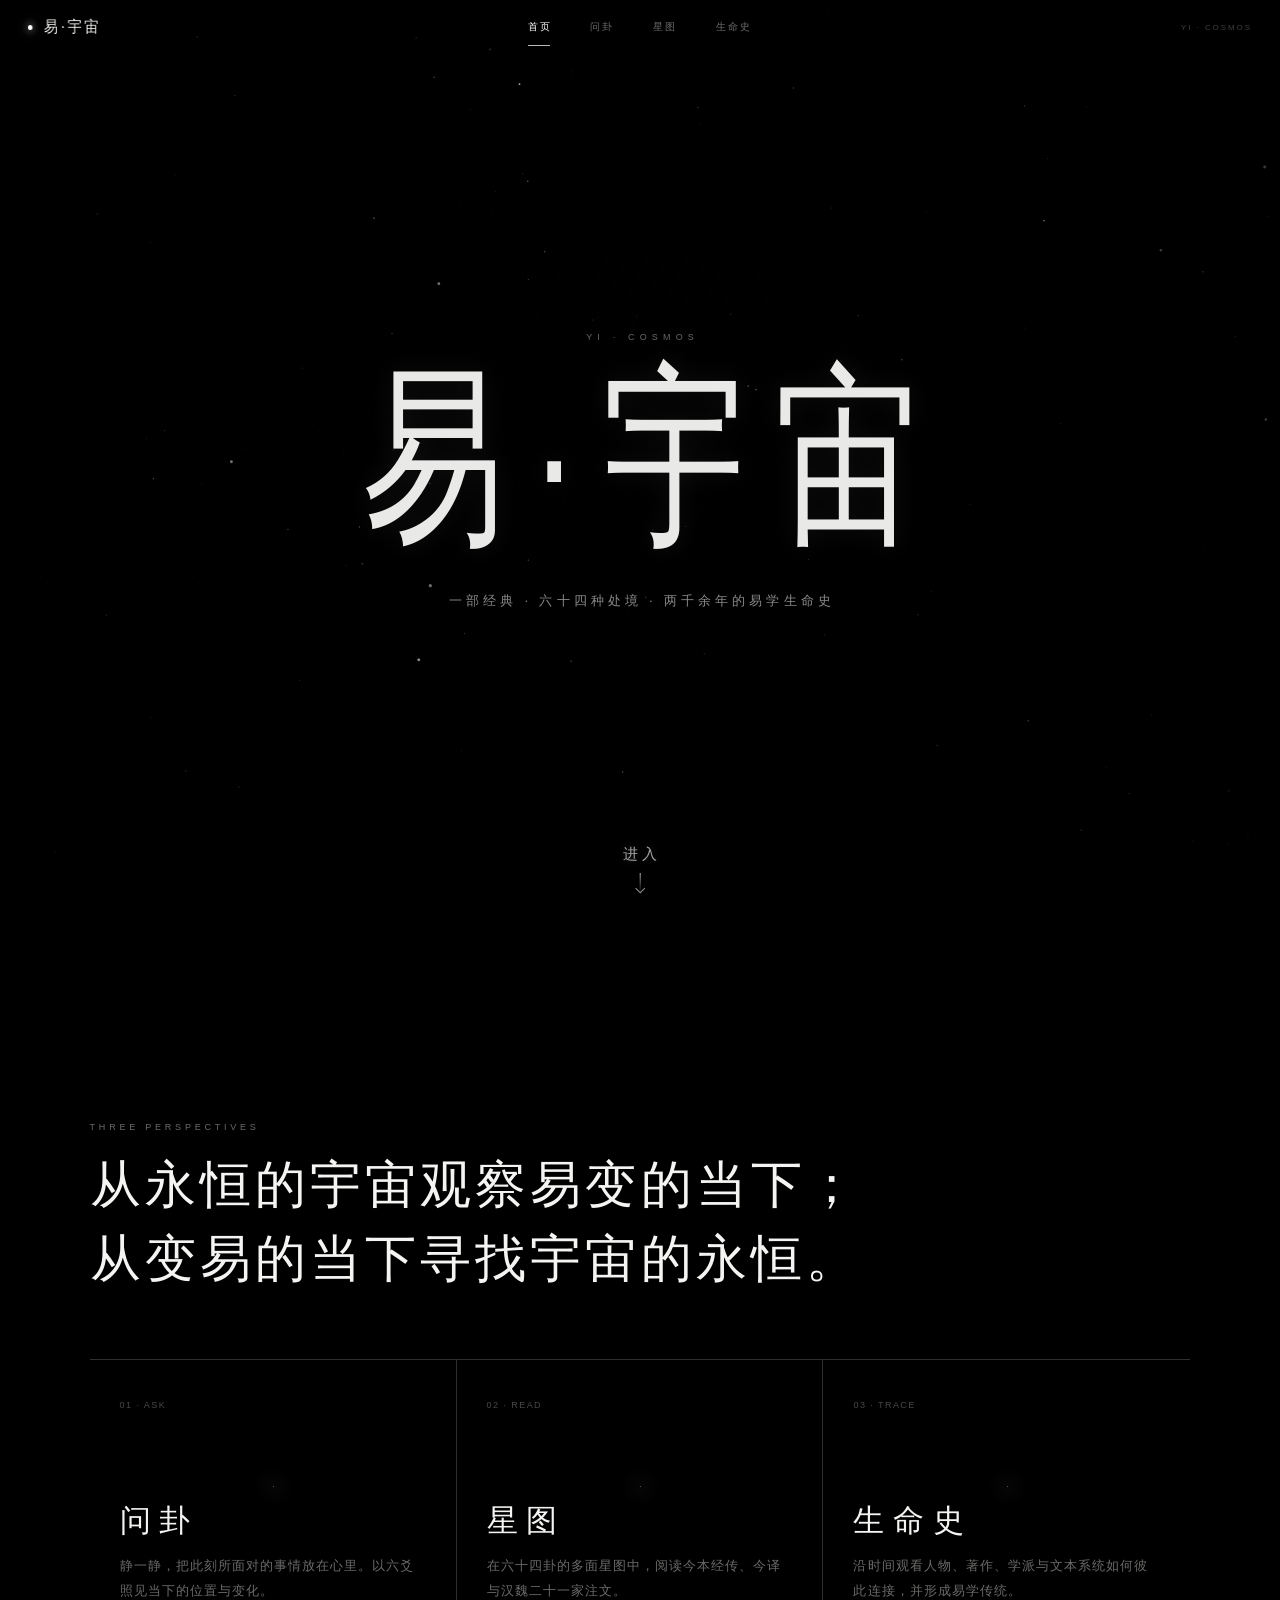
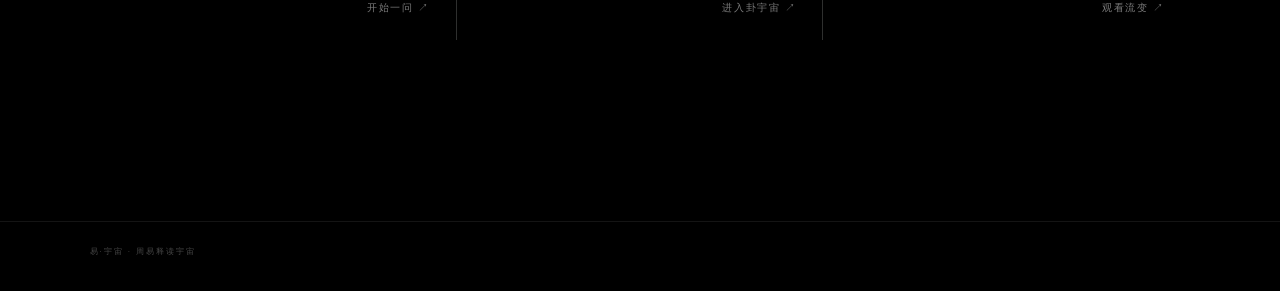
<file: index.html>
<!doctype html>
<html lang="zh-Hans">
<head>
  <meta charset="UTF-8">
  <meta name="viewport" content="width=device-width, initial-scale=1.0">
  <meta name="theme-color" content="#000000">
  <meta name="description" content="易·宇宙：从当下之问进入一卦，从一卦进入历代解释与易学史。">
  <title>易·宇宙 · 周易释读宇宙</title>
  <link rel="icon" href="data:image/svg+xml,%3Csvg viewBox='0 0 64 64'%3E%3Crect width='64' height='64' fill='%23000'/%3E%3Ctext x='32' y='43' text-anchor='middle' font-size='30' fill='%23fff'%3E%E2%98%AF%3C/text%3E%3C/svg%3E">
  <link rel="stylesheet" href="./shared-shell.css?v=1.0.0" />
  <link rel="stylesheet" href="./home.css?v=1.0.0" />
  <script src="./shared-shell.js?v=1.0.0" defer></script>
</head>
<body class="yx-page-home">
  <a class="skip-link" href="#main-content">跳到主要内容</a>
  <canvas id="home-sky" aria-hidden="true"></canvas>
  <div class="home-grain" aria-hidden="true"></div>
  <div class="home-vignette" aria-hidden="true"></div>

  <header class="yx-sitebar">
    <a class="yx-brand" href="./" aria-label="易·宇宙首页">易·宇宙</a>
    <nav class="yx-global-nav" id="yx-global-nav" aria-label="易·宇宙主导航">
      <a href="./" aria-current="page">首页</a>
      <a href="./divination/">问卦</a>
      <a href="./star-map/">星图</a>
      <a href="./life-history/">生命史</a>
    </nav>
    <p class="yx-site-caption">YI · COSMOS</p>
    <button class="yx-nav-toggle" type="button" aria-label="展开导航菜单" aria-expanded="false" aria-controls="yx-global-nav" hidden><span aria-hidden="true"></span></button>
  </header>

  <main class="home-main">
    <a id="main-content" tabindex="-1" class="skip-target" aria-hidden="true"></a>
    <section class="home-hero" aria-labelledby="home-title">
      <div class="hero-copy">
        <p class="hero-kicker">YI · COSMOS</p>
        <h1 id="home-title" class="hero-title">易·宇宙</h1>
        <p class="hero-statement">一部经典 · 六十四种处境 · 两千余年的易学生命史</p>
      </div>
      <a class="scroll-cue" href="#portals"><span>进入</span><i aria-hidden="true"></i></a>
    </section>

    <section id="portals" class="home-portals" aria-labelledby="portals-title">
      <div class="portals-heading">
        <p class="portals-eyebrow">THREE PERSPECTIVES</p>
        <h2 id="portals-title"><span>从永恒的宇宙观察易变的当下；</span><span>从变易的当下寻找宇宙的永恒。</span></h2>
      </div>
      <div class="portal-grid">
        <a class="portal-card" href="./divination/">
          <span class="portal-number">01 · ASK</span>
          <h3>问卦</h3>
          <p>静一静，把此刻所面对的事情放在心里。以六爻照见当下的位置与变化。</p>
          <span class="portal-enter">开始一问 ↗</span>
        </a>
        <a class="portal-card" href="./star-map/">
          <span class="portal-number">02 · READ</span>
          <h3>星图</h3>
          <p>在六十四卦的多面星图中，阅读今本经传、今译与汉魏二十一家注文。</p>
          <span class="portal-enter">进入卦宇宙 ↗</span>
        </a>
        <a class="portal-card" href="./life-history/">
          <span class="portal-number">03 · TRACE</span>
          <h3>生命史</h3>
          <p>沿时间观看人物、著作、学派与文本系统如何彼此连接，并形成易学传统。</p>
          <span class="portal-enter">观看流变 ↗</span>
        </a>
      </div>
    </section>
  </main>

  <footer class="home-footer">易·宇宙 · 周易释读宇宙</footer>
  <noscript>本页面的星空动画与交互需要 JavaScript 支持。请启用 JavaScript 后刷新，或直接使用以下链接：<a href="./divination/">问卦</a>、<a href="./star-map/">星图</a>、<a href="./life-history/">生命史</a>。</noscript>
  <script src="./home.js?v=1.0.0" defer></script>
</body>
</html>
</file>
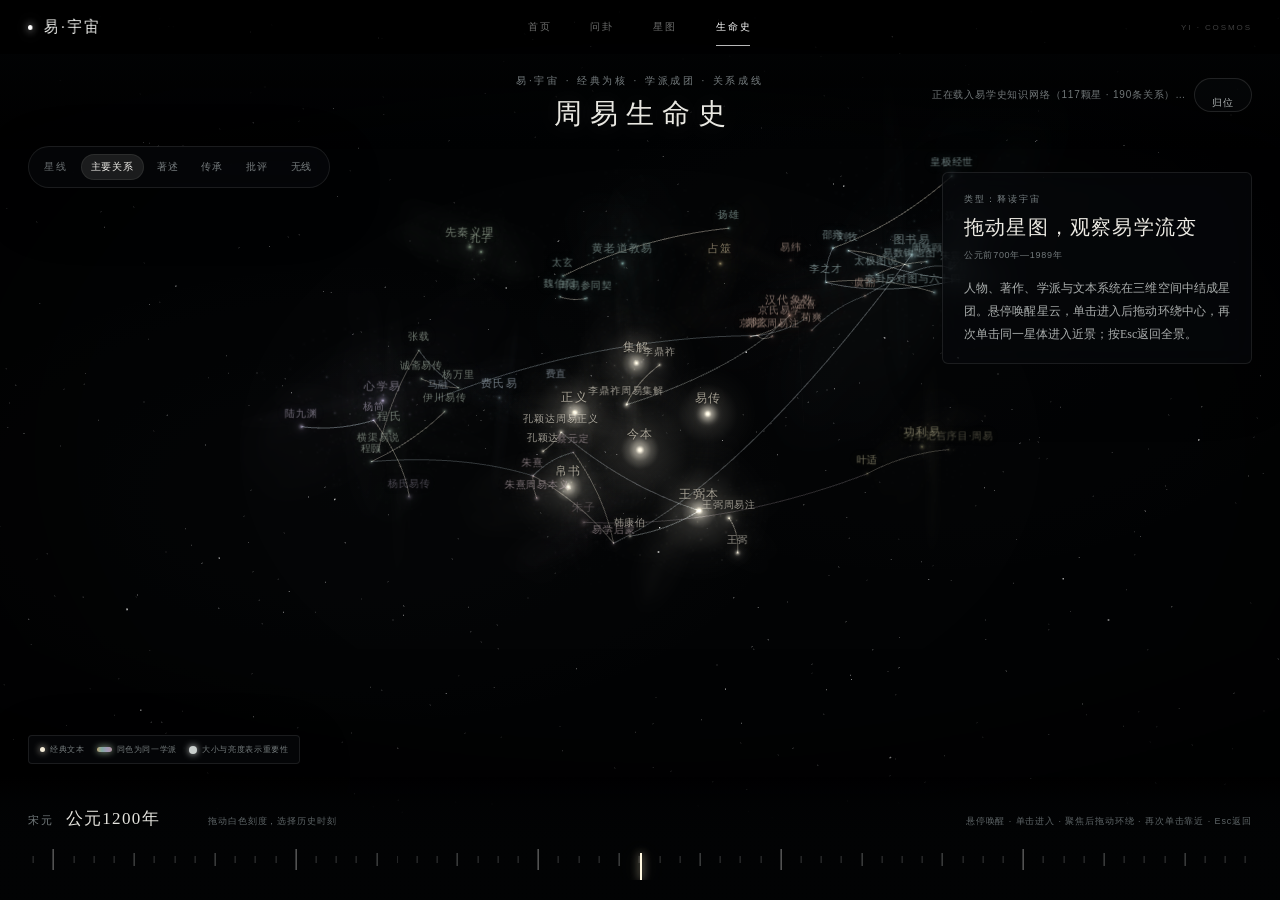
<file: life-history/index.html>
<!doctype html>
<html lang="zh-Hans">
<head>
  <meta charset="UTF-8">
  <meta name="viewport" content="width=device-width, initial-scale=1.0">
  <meta name="theme-color" content="#000000">
  <meta name="description" content="易·宇宙：从当下之问进入一卦，从一卦进入历代解释与易学史。">
  <meta name="zhouyi-life-history-version" content="life-history-galaxy-v6-pivot-20260714">
  <title>易·宇宙 · 周易生命史</title>
  <link rel="icon" href="data:image/svg+xml,%3Csvg viewBox='0 0 64 64'%3E%3Crect width='64' height='64' fill='%23000'/%3E%3Ctext x='32' y='43' text-anchor='middle' font-size='30' fill='%23fff'%3E%E2%98%AF%3C/text%3E%3C/svg%3E">
  <link rel="stylesheet" href="../shared-shell.css?v=1.0.0">
  <link rel="stylesheet" href="./styles.css?v=1.0.0">
  <script src="../shared-shell.js?v=1.0.0" defer></script>
</head>
<body class="yx-page-life">
  <header class="yx-sitebar">
    <a class="yx-brand" href="../" aria-label="易·宇宙首页">易·宇宙</a>
    <nav class="yx-global-nav" id="yx-global-nav" aria-label="易·宇宙主导航">
      <a href="../">首页</a>
      <a href="../divination/">问卦</a>
      <a href="../star-map/">星图</a>
      <a href="./" aria-current="page">生命史</a>
    </nav>
    <p class="yx-site-caption">YI · COSMOS</p>
    <button class="yx-nav-toggle" type="button" aria-label="展开导航菜单" aria-expanded="false" aria-controls="yx-global-nav" hidden><span aria-hidden="true"></span></button>
  </header>

  <main id="life-app">
    <a id="main-content" tabindex="-1" class="skip-target" aria-hidden="true"></a>
    <canvas id="universe" aria-label="周易学术生命史三维星图"></canvas>
    <div class="cosmic-haze" aria-hidden="true"></div>
    <div class="vignette" aria-hidden="true"></div>

    <header class="masthead">
      <div class="title-block">
        <p class="eyebrow">易·宇宙 · 经典为核 · 学派成团 · 关系成线</p>
        <h1>周易生命史</h1>
      </div>
      <div class="header-actions">
        <span id="data-status">正在载入易学史知识网络（117颗星 · 190条关系）…</span>
        <button id="reset-view" class="quiet-button yx-tool-button" type="button">归位</button>
      </div>
    </header>

    <nav class="relation-controls glass" aria-label="星线关系筛选">
      <span class="control-title">星线</span>
      <button class="relation-mode active" type="button" data-relation-mode="all" aria-pressed="true">主要关系</button>
      <button class="relation-mode" type="button" data-relation-mode="authored" aria-pressed="false">著述</button>
      <button class="relation-mode" type="button" data-relation-mode="lineage" aria-pressed="false">传承</button>
      <button class="relation-mode" type="button" data-relation-mode="debate" aria-pressed="false">批评</button>
      <button class="relation-mode" type="button" data-relation-mode="none" aria-pressed="false">无线</button>
    </nav>

    <div id="node-labels" aria-hidden="true"></div>
    <div id="tooltip" class="tooltip" role="status" hidden></div>
    <ul id="a11y-nodes" class="visually-hidden" aria-label="星辰列表，可用Tab键逐一选择"></ul>

    <aside id="detail-panel" class="detail-panel glass" aria-live="polite">
      <p id="detail-kind" class="detail-kicker">释读宇宙</p>
      <h2 id="detail-name">拖动星图，观察易学流变</h2>
      <p id="detail-years" class="detail-years">公元前700年—1989年</p>
      <p id="detail-description" class="detail-description">人物、著作、学派与文本系统在三维空间中结成星团。悬停唤醒星云，单击进入后拖动环绕中心，再次单击同一星体进入近景；按Esc返回全景。</p>
      <div id="detail-tags" class="detail-tags"></div>
      <div id="detail-actions" class="detail-actions"></div>
      <div id="detail-relations" class="detail-relations"></div>
    </aside>

    <section class="legend glass" aria-label="星图视觉编码图例">
      <span><i class="legend-dot core"></i>经典文本</span>
      <span><i class="legend-dot cluster"></i>同色为同一学派</span>
      <span><i class="legend-dot importance"></i>大小与亮度表示重要性</span>
    </section>

    <footer class="timeline-panel">
      <div class="timeline-readout">
        <div class="current-time">
          <p id="era-label">—</p>
          <strong id="year-label">—</strong>
        </div>
        <p id="event-label" class="event-label">拖动白色刻度，选择历史时刻</p>
        <p id="active-hint">悬停唤醒 · 单击进入 · 聚焦后拖动环绕 · 再次单击靠近 · Esc返回</p>
      </div>
      <div id="timeline-scale" class="timeline-scale" role="slider" tabindex="0" aria-label="历史年份" aria-valuemin="-700" aria-valuemax="1989" aria-valuenow="1200">
        <div id="time-ticks" class="time-ticks" aria-hidden="true"></div>
        <div class="timeline-marker" aria-hidden="true">
          <i></i>
        </div>
        <label for="time-range" class="sr-only">历史年份（公元前700年至公元1989年）</label>
        <input id="time-range" type="range" min="-700" max="1989" step="1" value="1200" aria-label="历史年份" />
      </div>
    </footer>
  </main>
  <noscript>本页面的三维生命史需要 JavaScript 与 WebGL 支持。请启用 JavaScript 后刷新，或使用<a href="../">首页</a>的文字导航。</noscript>
  <script type="module" src="./app.js?v=1.0.0"></script>
</body>
</html>
</file>
<file: shared-shell.css>
:root {
  --yx-shell-ink: rgba(244, 245, 242, .9);
  --yx-shell-muted: rgba(225, 228, 225, .48);
  --yx-shell-line: rgba(238, 240, 237, .12);
  --yx-shell-bg: rgba(1, 2, 3, .72);
}

.yx-sitebar {
  position: fixed;
  z-index: 1000;
  top: 0;
  left: 0;
  right: 0;
  height: 54px;
  display: grid;
  grid-template-columns: minmax(120px, 1fr) auto minmax(120px, 1fr);
  align-items: center;
  padding: 0 28px;
  color: var(--yx-shell-ink);
  background: linear-gradient(180deg, rgba(0, 0, 0, .9), rgba(0, 0, 0, .48) 72%, transparent);
  font-family: "Microsoft YaHei Light", "PingFang SC", "Noto Sans SC", sans-serif;
  font-weight: 300;
  pointer-events: none;
}

.yx-sitebar > * { pointer-events: auto; }

.yx-brand {
  justify-self: start;
  display: inline-flex;
  align-items: center;
  gap: 10px;
  color: #f4f5f2;
  text-decoration: none;
  font-family: "华光纤白银线 UltraLight", "Microsoft YaHei Light", "DengXian Light", sans-serif;
  font-weight: 100;
  letter-spacing: .2em;
  font-size: 16px;
  text-indent: .2em;
  transform: scaleX(.88);
  transform-origin: left center;
}

.yx-brand::before {
  content: "";
  width: 5px;
  height: 5px;
  border-radius: 50%;
  background: #fff;
  box-shadow: 0 0 9px rgba(255, 255, 255, .92), 0 0 24px rgba(255, 255, 255, .32);
}

.yx-global-nav {
  justify-self: center;
  display: flex;
  align-items: center;
  gap: clamp(18px, 3vw, 44px);
  height: 100%;
}

.yx-global-nav a {
  position: relative;
  display: inline-flex;
  align-items: center;
  height: 100%;
  color: var(--yx-shell-muted);
  text-decoration: none;
  font-size: 10px;
  letter-spacing: .22em;
  white-space: nowrap;
  transition: color 180ms ease;
}

.yx-global-nav a::after {
  content: "";
  position: absolute;
  right: .22em;
  bottom: 8px;
  left: 0;
  height: 1px;
  background: #fff;
  opacity: 0;
  transform: scaleX(.25);
  transition: opacity 180ms ease, transform 180ms ease;
}

.yx-global-nav a:hover,
.yx-global-nav a[aria-current="page"] { color: #fff; }
.yx-global-nav a[aria-current="page"]::after { opacity: .72; transform: scaleX(1); }

.yx-site-caption {
  justify-self: end;
  margin: 0;
  color: rgba(225, 228, 225, .28);
  font-size: 8px;
  letter-spacing: .24em;
  white-space: nowrap;
}

/* 独立页面之间共享同一组“向右航行”转场。旧宇宙向左退场，新宇宙从右侧接续。 */
.home-main,
#home-sky,
.yx-page-star #app,
.yx-page-divination #gua-app,
.yx-page-life #life-app,
.yx-sitebar {
  transition:
    transform 980ms cubic-bezier(.55, 0, .2, 1),
    opacity 820ms ease,
    filter 820ms ease;
  will-change: transform, opacity;
}

.yx-route-leaving .home-main,
.yx-route-leaving .yx-page-star #app,
.yx-route-leaving .yx-page-divination #gua-app,
.yx-route-leaving .yx-page-life #life-app {
  opacity: .08;
  filter: blur(2px);
  transform: translate3d(-13vw, 0, 0) scale(.985);
}

.yx-route-leaving #home-sky { transform: translate3d(-9vw, 0, 0) scale(1.025); }
.yx-route-leaving .yx-sitebar { opacity: 0; transform: translate3d(-5vw, 0, 0); }

.yx-route-arriving .home-main,
.yx-route-arriving .yx-page-star #app,
.yx-route-arriving .yx-page-divination #gua-app,
.yx-route-arriving .yx-page-life #life-app {
  opacity: .08;
  filter: blur(2px);
  transform: translate3d(13vw, 0, 0) scale(.985);
}

.yx-route-arriving #home-sky { transform: translate3d(9vw, 0, 0) scale(1.025); }
.yx-route-arriving .yx-sitebar { opacity: 0; transform: translate3d(5vw, 0, 0); }

.yx-route-cosmos {
  position: fixed;
  z-index: 3000;
  inset: 0;
  overflow: hidden;
  visibility: hidden;
  opacity: 0;
  pointer-events: none;
  background:
    radial-gradient(ellipse at center, rgba(8, 9, 10, .32), rgba(0, 0, 0, .96) 74%),
    #000;
  transition: opacity 360ms ease, visibility 0s linear 720ms;
}

.yx-route-cosmos.is-active {
  visibility: visible;
  opacity: 1;
  transition: opacity 320ms ease, visibility 0s;
}

.yx-route-cosmos-canvas {
  position: absolute;
  inset: 0;
  width: 100%;
  height: 100%;
}

.yx-route-cosmos-title {
  position: absolute;
  top: 50%;
  left: 50%;
  display: flex;
  align-items: center;
  gap: 18px;
  color: rgba(242, 244, 241, .7);
  font-family: "华光纤白银线 UltraLight", "Microsoft YaHei Light", "DengXian Light", sans-serif;
  font-size: clamp(13px, 1.5vw, 23px);
  font-weight: 100;
  letter-spacing: .48em;
  text-indent: .48em;
  white-space: nowrap;
  opacity: 0;
  transform: translate(-50%, -50%) scaleX(.78);
  transition: opacity 240ms ease 120ms;
}

.yx-route-cosmos-title i {
  width: clamp(38px, 7vw, 110px);
  height: 1px;
  background: linear-gradient(90deg, rgba(255,255,255,.42), transparent);
}

.yx-route-cosmos.is-active .yx-route-cosmos-title { opacity: 1; }

/* 三个子页面移除重复返回按钮后，仍保持各自标题居中。 */
.yx-page-divination .masthead > .title-block { grid-column: 2; }
.yx-page-divination .masthead > .phase-nav { grid-column: 3; }
.yx-page-life .masthead > .title-block { grid-column: 2; }
.yx-page-life .masthead > .header-actions { grid-column: 3; }

/* 星点光标：默认是一颗发光小星，进入交互区时只保留白色光圈。 */
.yx-cursor {
  position: fixed;
  z-index: 5000;
  top: 0;
  left: 0;
  width: 0;
  height: 0;
  opacity: 0;
  pointer-events: none;
  mix-blend-mode: screen;
  transition: opacity 140ms ease;
}

.yx-cursor.is-visible { opacity: 1; }
.yx-route-leaving .yx-cursor { opacity: 0; }

.yx-cursor-core,
.yx-cursor::before {
  content: "";
  position: absolute;
  top: 0;
  left: 0;
  pointer-events: none;
  transition: width 150ms ease, height 150ms ease, opacity 150ms ease, transform 150ms ease, border-color 150ms ease, box-shadow 150ms ease;
}

.yx-cursor-core {
  width: 4px;
  height: 4px;
  margin: -2px 0 0 -2px;
  border-radius: 50%;
  background: #fff;
  box-shadow: 0 0 5px #fff, 0 0 13px rgba(255,255,255,.76), 0 0 26px rgba(255,255,255,.22);
}

.yx-cursor::before {
  width: 18px;
  height: 18px;
  margin: -9px 0 0 -9px;
  border: 1px solid rgba(255,255,255,.88);
  border-radius: 50%;
  opacity: 0;
  box-shadow: 0 0 8px rgba(255,255,255,.24), inset 0 0 5px rgba(255,255,255,.06);
  transform: scale(.55);
}

.yx-cursor.is-interactive::before { opacity: 1; transform: scale(1); }
.yx-cursor.is-interactive .yx-cursor-core { opacity: 0; }
.yx-cursor.is-interactive.is-pressed::before { transform: scale(.62); }

/* 星图和生命史共用同一组右上角工具按钮。归位固定在最右，索引紧邻其左。 */
.yx-page-star .masthead > .header-actions,
.yx-page-life .masthead > .header-actions {
  position: fixed;
  z-index: 30;
  top: 78px;
  right: 28px;
  display: flex;
  align-items: center;
  gap: 8px;
  margin: 0;
}

.yx-tool-button {
  box-sizing: border-box;
  min-width: 60px;
  height: 34px;
  padding: 0 13px;
  border: 1px solid rgba(229,232,229,.16);
  border-radius: 999px;
  color: rgba(238,240,237,.72);
  background: rgba(6,8,10,.54);
  font-family: "Microsoft YaHei Light", "DengXian Light", "PingFang SC", sans-serif;
  font-size: 10px;
  font-weight: 300;
  line-height: 32px;
  letter-spacing: .13em;
  text-align: center;
  transition: color 180ms ease, border-color 180ms ease, background 180ms ease, box-shadow 180ms ease;
}

.yx-tool-button:hover {
  color: #fff;
  border-color: rgba(238,240,236,.34);
  background: rgba(255,255,255,.065);
  box-shadow: 0 0 18px rgba(255,255,255,.035);
}

@media (pointer: fine) {
  html,
  body,
  a,
  button,
  input,
  textarea,
  select,
  label,
  [role="button"],
  [tabindex],
  canvas { cursor: none !important; }
}

/* 为三套既有应用留出统一站点导航的空间。 */
.yx-page-star .masthead { top: 62px; }
.yx-page-star .line-controls { top: 152px; }
.yx-page-star .index-panel { top: 154px; }
.yx-page-star .focus-stage { top: 146px; }

.yx-page-divination #gua-app {
  height: 100%;
  padding-top: 54px;
}

.yx-page-life .masthead { top: 54px; }
.yx-page-life .relation-controls { top: 146px; }
.yx-page-life .detail-panel { top: 172px; }

@media (max-width: 760px) {
  .yx-sitebar {
    grid-template-columns: auto 1fr;
    height: 50px;
    padding: 0 14px;
  }
  .yx-brand { font-size: 13px; }
  .yx-global-nav { justify-self: end; gap: 13px; }
  .yx-global-nav a { font-size: 9px; letter-spacing: .12em; }
  .yx-site-caption { display: none; }
  .yx-page-star .masthead { top: 52px; }
  .yx-page-star .line-controls { top: 140px; }
  .yx-page-star .index-panel { top: 138px; }
  .yx-page-star .focus-stage { top: 138px; }
  .yx-page-divination #gua-app { padding-top: 50px; }
  .yx-page-life .masthead { top: 50px; }
  .yx-page-life .relation-controls { top: 140px; }
  .yx-page-life .detail-panel { top: 190px; }
  .yx-page-star .masthead > .header-actions,
  .yx-page-life .masthead > .header-actions { top: 68px; right: 14px; gap: 6px; }
  .yx-tool-button { min-width: 50px; height: 30px; padding: 0 10px; font-size: 9px; line-height: 28px; }
}

@media (max-width: 900px) {
  .yx-page-life .masthead > .title-block { grid-column: 1 / -1; grid-row: 1; }
  .yx-page-life .masthead > .header-actions { grid-column: 2; grid-row: 1; }
}

@media (max-width: 620px) {
  .yx-page-divination .masthead > .title-block { grid-column: 1 / -1; justify-self: center; }
}

@media (max-width: 480px) {
  .yx-sitebar { grid-template-columns: auto 1fr; padding: 0 10px; }
  .yx-brand { gap: 7px; font-size: 12px; letter-spacing: .16em; text-indent: .16em; }
  .yx-global-nav { gap: 8px; }
  .yx-global-nav a { font-size: 8px; letter-spacing: .06em; }
  .yx-page-life .detail-panel { top: auto; }
}

@media (prefers-reduced-motion: reduce) {
  .home-main,
  #home-sky,
  .yx-page-star #app,
  .yx-page-divination #gua-app,
  .yx-page-life #life-app,
  .yx-sitebar { transition-duration: .01ms !important; }
}
</file>
<file: home.css>
:root {
  color-scheme: dark;
  --home-ink: #f4f5f2;
  --home-muted: rgba(230, 232, 229, .46);
  --home-faint: rgba(230, 232, 229, .2);
}

* { box-sizing: border-box; }
html { scroll-behavior: smooth; background: #000000; }
body.yx-page-home {
  min-width: 320px;
  margin: 0;
  overflow-x: hidden;
  color: var(--home-ink);
  background: #000000;
  font-family: "Microsoft YaHei Light", "PingFang SC", "Noto Sans SC", sans-serif;
  font-weight: 300;
  -webkit-font-smoothing: antialiased;
}

#home-sky {
  position: fixed;
  z-index: 0;
  inset: 0;
  width: 100%;
  height: 100%;
  pointer-events: none;
  background: #000;
}

.home-grain,
.home-vignette {
  position: fixed;
  z-index: 1;
  inset: 0;
  pointer-events: none;
}

.home-vignette {
  background:
    radial-gradient(ellipse at 50% 48%, transparent 28%, rgba(0, 0, 0, .18) 64%, rgba(0, 0, 0, .76) 100%),
    linear-gradient(90deg, rgba(0,0,0,.42), transparent 24%, transparent 76%, rgba(0,0,0,.42));
}

.home-grain {
  opacity: .16;
  background-image:
    repeating-radial-gradient(circle at 24% 31%, rgba(255,255,255,.025) 0 1px, transparent 1px 4px),
    repeating-linear-gradient(117deg, transparent 0 9px, rgba(255,255,255,.012) 10px, transparent 11px 18px);
  mix-blend-mode: screen;
}

.home-main { position: relative; z-index: 2; }

.home-hero {
  position: relative;
  min-height: 100svh;
  display: grid;
  place-items: center;
  padding: 90px 24px 64px;
  text-align: center;
}

.hero-copy { transform: translateY(-1.5vh); }
.hero-kicker {
  margin: 0 0 clamp(24px, 4vh, 44px);
  color: var(--home-muted);
  font-size: clamp(8px, .7vw, 11px);
  letter-spacing: .58em;
  text-indent: .58em;
}

.hero-title {
  margin: 0;
  color: rgba(248, 249, 247, .94);
  font-family: "华光纤白银线 UltraLight", "Microsoft YaHei Light", "DengXian Light", sans-serif;
  font-size: clamp(78px, 14vw, 208px);
  font-weight: 100;
  font-synthesis: none;
  line-height: .9;
  letter-spacing: .2em;
  text-indent: .2em;
  text-shadow: 0 0 28px rgba(255,255,255,.07);
  transform: scaleX(.8) scaleY(1.08);
}

.hero-statement {
  margin: clamp(34px, 6vh, 64px) 0 0;
  color: rgba(236, 238, 235, .58);
  font-family: "Songti SC", SimSun, serif;
  font-size: clamp(12px, 1vw, 16px);
  letter-spacing: .32em;
  text-indent: .32em;
}

.scroll-cue {
  position: absolute;
  bottom: 28px;
  left: 50%;
  display: grid;
  justify-items: center;
  align-content: center;
  gap: 9px;
  color: rgba(255,255,255,.64);
  text-decoration: none;
  font-size: 8px;
  letter-spacing: .18em;
  text-shadow: 0 0 8px rgba(255,255,255,.16);
  transform: translateX(-50%);
  transition: color 180ms ease, text-shadow 180ms ease;
}
.scroll-cue:hover { color: #fff; text-shadow: 0 0 14px rgba(255,255,255,.72), 0 0 34px rgba(255,255,255,.25); }
.scroll-cue span {
  font-size: 15px;
  letter-spacing: .28em;
  text-indent: .28em;
  animation: entrance-breathe 2.8s ease-in-out infinite;
}
.scroll-cue i {
  position: relative;
  display: block;
  width: 1px;
  height: 20px;
  background: linear-gradient(white, transparent);
  opacity: .72;
}
.scroll-cue i::after {
  content: "";
  position: absolute;
  right: -3px;
  bottom: 1px;
  width: 6px;
  height: 6px;
  border-right: 1px solid rgba(255,255,255,.8);
  border-bottom: 1px solid rgba(255,255,255,.8);
  transform: rotate(45deg);
}
@keyframes entrance-breathe {
  0%, 100% { opacity: .5; text-shadow: 0 0 7px rgba(255,255,255,.1); }
  50% { opacity: 1; text-shadow: 0 0 13px rgba(255,255,255,.55), 0 0 30px rgba(255,255,255,.18); }
}

.home-portals {
  position: relative;
  min-height: 100svh;
  display: grid;
  align-content: center;
  padding: 110px clamp(24px, 7vw, 110px) 90px;
}

.portals-heading { width: 100%; max-width: none; margin-bottom: clamp(42px, 7vh, 84px); }
.portals-eyebrow { margin: 0 0 16px; color: var(--home-muted); font-size: 9px; letter-spacing: .42em; }
.portals-heading h2 {
  margin: 0;
  font-family: "Songti SC", SimSun, serif;
  font-size: clamp(28px, 4vw, 60px);
  font-weight: 300;
  line-height: 1.45;
  letter-spacing: .08em;
}
.portals-heading h2 span {
  display: block;
  white-space: nowrap;
}

.portal-grid { display: grid; grid-template-columns: repeat(3, minmax(0, 1fr)); border-top: 1px solid var(--home-faint); }
.portal-card {
  position: relative;
  min-height: 280px;
  padding: 34px 30px 28px;
  overflow: hidden;
  color: inherit;
  border-right: 1px solid var(--home-faint);
  text-decoration: none;
  transition: background 260ms ease;
}
.portal-card:last-child { border-right: 0; }
.portal-card::before {
  content: "";
  position: absolute;
  top: 45%;
  left: 50%;
  width: 1px;
  height: 1px;
  border-radius: 50%;
  background: white;
  box-shadow: 0 0 18px 5px rgba(255,255,255,.22), 0 0 86px 30px rgba(255,255,255,.035);
  opacity: .42;
  transition: opacity 260ms ease, transform 500ms ease;
}
.portal-card:hover { background: rgba(255,255,255,.025); }
.portal-card:hover::before {
  opacity: 1;
  transform: scale(5.5);
  box-shadow: 0 0 7px 2px rgba(255,255,255,.62), 0 0 28px 9px rgba(255,255,255,.16), 0 0 100px 34px rgba(255,255,255,.045);
}
.portal-number { color: rgba(255,255,255,.28); font-size: 9px; letter-spacing: .16em; }
.portal-card h3 { margin: 88px 0 12px; font-size: clamp(24px, 2.4vw, 38px); font-weight: 200; letter-spacing: .28em; }
.portal-card p { max-width: 300px; margin: 0; color: var(--home-muted); font: 13px/1.9 "Songti SC", SimSun, serif; letter-spacing: .08em; }
.portal-enter { position: absolute; right: 26px; bottom: 25px; color: rgba(255,255,255,.48); font-size: 10px; letter-spacing: .16em; }

.home-footer {
  position: relative;
  padding: 24px clamp(24px, 7vw, 110px) 34px;
  color: rgba(255,255,255,.28);
  border-top: 1px solid rgba(255,255,255,.08);
  font-size: 8px;
  letter-spacing: .24em;
}

@media (max-width: 760px) {
  .home-hero { padding-inline: 16px; }
  .hero-title { font-size: clamp(68px, 22vw, 130px); letter-spacing: .1em; text-indent: .1em; transform: scaleX(.78) scaleY(1.1); }
  .hero-statement { line-height: 2; }
  .home-portals { padding: 90px 20px 60px; }
  .portals-heading h2 { font-size: clamp(19px, 5.8vw, 28px); letter-spacing: .03em; }
  .portal-grid { grid-template-columns: 1fr; }
  .portal-card { min-height: 220px; border-right: 0; border-bottom: 1px solid var(--home-faint); }
  .portal-card h3 { margin-top: 54px; }
}

@media (prefers-reduced-motion: reduce) {
  html { scroll-behavior: auto; }
  *, *::before, *::after { animation-duration: .01ms !important; transition-duration: .01ms !important; }
}

/* ============================================================
   目标项目专属规则（无障碍 / 触控 / 安全区域 / 诊断变量）
   ============================================================ */

/* 目标独有 CSS 变量（--yx-home-* 别名，兼容诊断接口） */
:root {
  --yx-home-ink: var(--home-ink);
  --yx-home-muted: var(--home-muted);
  --yx-home-faint: var(--home-faint);
}

/* 键盘焦点可见性增强（无障碍） */
.portal-card:focus-visible {
  outline: 1px solid rgba(255, 255, 255, .5);
  outline-offset: -1px;
  background: rgba(255, 255, 255, .025);
}
.portal-card:focus-visible::before {
  opacity: 1;
  transform: scale(5.5);
  box-shadow: 0 0 7px 2px rgba(255,255,255,.62), 0 0 28px 9px rgba(255,255,255,.16), 0 0 100px 34px rgba(255,255,255,.045);
}
.portal-card:focus-visible .portal-enter {
  color: rgba(255, 255, 255, .88);
}
.scroll-cue:focus-visible {
  outline: 1px solid rgba(255, 255, 255, .5);
  outline-offset: 4px;
}

/* env(safe-area-inset) 适配 */
.home-footer {
  padding-bottom: max(34px, env(safe-area-inset-bottom));
}
.home-portals {
  padding-left: max(clamp(24px, 7vw, 110px), env(safe-area-inset-left));
  padding-right: max(clamp(24px, 7vw, 110px), env(safe-area-inset-right));
}

/* hover: none 适配 —— 触屏设备移除悬停特效 */
@media (hover: none) {
  .portal-card:hover { background: transparent; }
  .portal-card:hover::before {
    opacity: .42;
    transform: scale(1);
    box-shadow: 0 0 18px 5px rgba(255,255,255,.22), 0 0 86px 30px rgba(255,255,255,.035);
  }
  .portal-card:hover .portal-enter { color: rgba(255, 255, 255, .48); }
  .scroll-cue:hover { color: rgba(255, 255, 255, .64); text-shadow: 0 0 8px rgba(255, 255, 255, .16); }
}

/* pointer: coarse 适配 —— 增大触控目标 */
@media (pointer: coarse) {
  .scroll-cue {
    min-width: 48px;
    min-height: 64px;
    padding: 8px 12px;
  }
  .portal-card {
    min-height: 220px;
  }
}

/* forced-colors: active 适配 */
@media (forced-colors: active) {
  .hero-title,
  .portals-heading h2,
  .portal-card h3 {
    color: CanvasText;
  }
  .portal-card {
    border-color: CanvasText;
  }
  .portal-card:not(:last-child) {
    border-right-color: CanvasText;
  }
  .portal-card::before {
    background: CanvasText;
  }
  .home-footer {
    border-top-color: CanvasText;
    color: CanvasText;
  }
}

/* prefers-reduced-motion: reduce 目标专属补充 */
@media (prefers-reduced-motion: reduce) {
  .scroll-cue span {
    animation: none;
    opacity: .78;
  }
  .portal-card,
  .portal-card::before,
  .portal-enter {
    transition-duration: .01ms;
  }
}
</file>
<file: life-history/styles.css>
:root {
  color-scheme: dark;
  font-family: "Noto Serif SC", "Source Han Serif SC", "Songti SC", "SimSun", serif;
  --ink: #e7e7e2;
  --muted: #989d9d;
  --faint: #666c6e;
  --line: rgba(226, 229, 226, 0.16);
  --glass: rgba(7, 9, 11, 0.64);
  --glass-strong: rgba(5, 7, 9, 0.82);
  --warm: #eee4cc;
  --gold: #d8c79b;
  --school: #c6d2d7;
  --work: #c8c3d1;
  --person: #e7ebec;
}

* {
  box-sizing: border-box;
}

html,
body {
  width: 100%;
  height: 100%;
  min-height: 100vh;
  min-height: 100dvh;
  margin: 0;
  overflow: hidden;
  overflow-x:hidden;
  background: #020304;
  color: var(--ink);
}

button,
input {
  font: inherit;
}

button,
a {
  -webkit-tap-highlight-color: transparent;
}

#life-app {
  position: relative;
  width: 100%;
  height: 100%;
  isolation: isolate;
  background:
    radial-gradient(circle at 48% 46%, rgba(44, 50, 52, 0.06), transparent 42%),
    #020304;
}

#universe {
  position: absolute;
  inset: 0;
  width: 100%;
  height: 100%;
  cursor: grab;
  touch-action: none;
  z-index: 0;
}

#universe.interactive {
  cursor: pointer;
}

#universe.dragging {
  cursor: grabbing;
}

.cosmic-haze,
.vignette {
  position: absolute;
  inset: 0;
  pointer-events: none;
}

.cosmic-haze {
  z-index: 1;
  opacity: 0.38;
  background:
    radial-gradient(ellipse at 28% 55%, rgba(120, 129, 132, 0.045), transparent 34%),
    radial-gradient(ellipse at 72% 36%, rgba(117, 110, 130, 0.035), transparent 32%);
  mix-blend-mode: screen;
}

.vignette {
  z-index: 2;
  background:
    linear-gradient(to bottom, rgba(0, 0, 0, 0.5), transparent 18%, transparent 72%, rgba(0, 0, 0, 0.65)),
    radial-gradient(ellipse at center, transparent 44%, rgba(0, 0, 0, 0.62) 100%);
}

.glass {
  border: 1px solid rgba(226, 230, 228, 0.1);
  background: var(--glass);
  box-shadow: 0 18px 60px rgba(0, 0, 0, 0.22);
  backdrop-filter: blur(14px);
  -webkit-backdrop-filter: blur(14px);
}

.masthead {
  position: absolute;
  z-index: 20;
  top: 0;
  left: 0;
  right: 0;
  min-height: 92px;
  padding: 20px 28px 16px;
  display: grid;
  grid-template-columns: minmax(150px, 1fr) auto minmax(260px, 1fr);
  align-items: start;
  gap: 22px;
  pointer-events: none;
  background: linear-gradient(to bottom, rgba(2, 3, 4, 0.78), transparent);
}

.masthead > * {
  pointer-events: auto;
}

.back-link {
  justify-self: start;
  margin-top: 9px;
  color: #a7acad;
  text-decoration: none;
  letter-spacing: 0.12em;
  font-size: 12px;
  transition: color 160ms ease;
}

.back-link::before {
  content: "←";
  margin-right: 8px;
}

.back-link:hover {
  color: #f2f1eb;
}

.title-block {
  text-align: center;
}

.eyebrow {
  margin: 0 0 7px;
  color: #777e80;
  font-family: "Microsoft YaHei", sans-serif;
  font-size: 10px;
  letter-spacing: 0.28em;
}

h1 {
  margin: 0;
  color: #e9e8e2;
  font-family: "Microsoft YaHei Light", "PingFang SC", "Noto Sans SC", "Source Han Sans SC", Arial, sans-serif;
  font-size: clamp(22px, 2.2vw, 34px);
  font-weight: 300;
  letter-spacing: 0.28em;
  text-indent: 0.28em;
  text-shadow: 0 0 24px rgba(255, 255, 255, 0.12);
}

.header-actions {
  justify-self: end;
  display: flex;
  align-items: center;
  gap: 14px;
  margin-top: 4px;
  color: #707678;
  font-family: "Microsoft YaHei", sans-serif;
  font-size: 10px;
  letter-spacing: 0.08em;
}

.quiet-button {
  min-width: 58px;
  padding: 8px 12px;
  border: 1px solid rgba(229, 232, 229, 0.13);
  border-radius: 999px;
  color: #aeb3b3;
  background: rgba(9, 11, 13, 0.48);
  cursor: pointer;
  transition: border-color 160ms ease, color 160ms ease, background 160ms ease;
}

.quiet-button:hover {
  color: #f0efe9;
  border-color: rgba(238, 240, 236, 0.28);
  background: rgba(18, 21, 23, 0.72);
}

.relation-controls {
  position: absolute;
  z-index: 20;
  top: 104px;
  left: 28px;
  padding: 7px;
  display: flex;
  align-items: center;
  gap: 3px;
  border-radius: 999px;
  font-family: "Microsoft YaHei", sans-serif;
}

.control-title {
  padding: 0 10px 0 8px;
  color: #696f71;
  font-size: 10px;
  letter-spacing: 0.18em;
}

.relation-mode {
  padding: 6px 10px;
  border: 0;
  border-radius: 999px;
  color: #777d7f;
  background: transparent;
  font-size: 10px;
  letter-spacing: 0.08em;
  cursor: pointer;
  transition: color 160ms ease, background 160ms ease, box-shadow 160ms ease;
}

.relation-mode:hover {
  color: #cdd0ce;
}

.relation-mode.active {
  color: #f0efea;
  background: rgba(226, 228, 224, 0.1);
  box-shadow: inset 0 0 0 1px rgba(232, 233, 229, 0.08);
}

#node-labels {
  position: absolute;
  inset: 0;
  z-index: 9;
  overflow: hidden;
  pointer-events: none;
}

.node-label {
  position: absolute;
  top: 0;
  left: 0;
  max-width: 160px;
  color: rgba(229, 231, 228, 0.88);
  font-family: "Microsoft YaHei", "Noto Sans SC", sans-serif;
  font-size: 10px;
  font-weight: 300;
  line-height: 1.35;
  letter-spacing: 0.08em;
  text-align: center;
  white-space: nowrap;
  opacity: 0;
  visibility: hidden;
  text-shadow: 0 1px 3px #000, 0 0 12px rgba(255, 255, 255, 0.22);
  will-change: transform, opacity;
  transition: color 140ms ease;
}

.node-label.text-system,
.node-label.school {
  font-size: 11px;
  letter-spacing: 0.12em;
}

.node-label.text-system {
  color: rgba(239, 230, 207, 0.94);
}

.node-label.school {
  color: rgba(207, 219, 222, 0.9);
}

.node-label.work {
  color: rgba(207, 202, 216, 0.84);
}

.node-label.core-text {
  color: rgba(247, 239, 219, 0.98);
  font-size: 12px;
  font-weight: 400;
  text-shadow: 0 1px 3px #000, 0 0 17px rgba(244, 236, 216, 0.48);
}

.node-label.cluster-tone {
  color: color-mix(in srgb, var(--cluster-color) 72%, #e5e6e2);
  text-shadow: 0 1px 3px #000, 0 0 11px color-mix(in srgb, var(--cluster-color) 44%, transparent);
}

.node-label.selected {
  color: #fffdf5;
  font-size: 12px;
  text-shadow: 0 0 4px #000, 0 0 18px rgba(255, 255, 255, 0.7);
}

.tooltip {
  position: fixed;
  z-index: 60;
  min-width: 150px;
  max-width: 280px;
  padding: 10px 12px;
  border: 1px solid rgba(230, 232, 228, 0.14);
  border-radius: 4px;
  color: #dddfdc;
  background: rgba(3, 5, 7, 0.9);
  box-shadow: 0 16px 48px rgba(0, 0, 0, 0.5);
  backdrop-filter: blur(12px);
  pointer-events: none;
  font-family: "Microsoft YaHei", sans-serif;
}

.tooltip strong,
.tooltip span {
  display: block;
}

.tooltip strong {
  margin-bottom: 4px;
  font-size: 12px;
  font-weight: 500;
  letter-spacing: 0.08em;
}

.tooltip span {
  color: #7f8788;
  font-size: 9px;
  line-height: 1.5;
}

.detail-panel {
  position: absolute;
  z-index: 16;
  top: 118px;
  right: 28px;
  width: min(310px, calc(100vw - 56px));
  max-height: calc(100vh - 270px);
  overflow: auto;
  padding: 20px 21px 18px;
  border-radius: 6px;
  scrollbar-width: thin;
  scrollbar-color: rgba(255, 255, 255, 0.15) transparent;
}

.detail-kicker {
  margin: 0 0 7px;
  color: #788083;
  font-family: "Microsoft YaHei", sans-serif;
  font-size: 9px;
  letter-spacing: 0.22em;
}

.detail-panel h2 {
  margin: 0;
  color: #eceae3;
  font-size: 20px;
  font-weight: 400;
  line-height: 1.4;
  letter-spacing: 0.06em;
}

.detail-years {
  margin: 8px 0 15px;
  color: #737a7c;
  font-family: "Microsoft YaHei", sans-serif;
  font-size: 9px;
  letter-spacing: 0.08em;
}

.detail-description {
  margin: 0;
  color: #aaaead;
  font-size: 12px;
  line-height: 1.9;
  text-align: justify;
}

.detail-tags {
  display: flex;
  flex-wrap: wrap;
  gap: 5px;
  margin-top: 15px;
}

.detail-tags:empty {
  display: none;
}

.detail-tags span {
  padding: 4px 7px;
  border: 1px solid rgba(226, 229, 225, 0.1);
  border-radius: 999px;
  color: #82898a;
  background: rgba(255, 255, 255, 0.025);
  font-family: "Microsoft YaHei", sans-serif;
  font-size: 8px;
  letter-spacing: 0.06em;
}

.detail-actions:empty { display: none; }
.detail-actions { margin-top: 14px; }
.detail-actions .cross-cosmos-link {
  display: inline-flex;
  align-items: center;
  gap: 8px;
  padding: 8px 12px;
  border: 1px solid rgba(255, 255, 255, .2);
  border-radius: 999px;
  color: rgba(255, 255, 255, .78);
  font-size: 10px;
  letter-spacing: .08em;
  text-decoration: none;
  transition: border-color 180ms ease, color 180ms ease, box-shadow 180ms ease;
}
.detail-actions .cross-cosmos-link:hover {
  border-color: rgba(255, 255, 255, .56);
  color: #fff;
  box-shadow: 0 0 22px rgba(255, 255, 255, .1);
}

.detail-relations {
  display: grid;
  gap: 5px;
  margin-top: 17px;
  padding-top: 13px;
  border-top: 1px solid rgba(226, 229, 225, 0.08);
}

.detail-relations:empty {
  display: none;
}

.relation-list-title {
  margin: 0 0 3px;
  color: #666d6f;
  font-family: "Microsoft YaHei", sans-serif;
  font-size: 8px;
  letter-spacing: 0.2em;
}

.detail-relations button {
  padding: 5px 0;
  border: 0;
  color: #9da2a1;
  background: transparent;
  text-align: left;
  font-size: 10px;
  line-height: 1.4;
  cursor: pointer;
  transition: color 140ms ease, transform 140ms ease;
}

.detail-relations button:hover {
  color: #ecebe5;
  transform: translateX(3px);
}

.legend {
  position: absolute;
  z-index: 15;
  left: 28px;
  bottom: 136px;
  display: flex;
  flex-wrap: wrap;
  gap: 12px;
  padding: 8px 11px;
  border-radius: 4px;
  color: #767d7e;
  font-family: "Microsoft YaHei", sans-serif;
  font-size: 8px;
  letter-spacing: 0.08em;
}

.legend span {
  display: inline-flex;
  align-items: center;
  gap: 5px;
}

.legend-dot {
  width: 5px;
  height: 5px;
  border-radius: 50%;
  background: currentColor;
  box-shadow: 0 0 7px currentColor;
}

.legend-dot.core { color: #f4ecd8; }
.legend-dot.cluster {
  width: 15px;
  border-radius: 999px;
  color: #9db49a;
  background: linear-gradient(90deg, #b8a476, #82a9a3, #a099b6, #ad969f);
}
.legend-dot.importance {
  width: 8px;
  height: 8px;
  color: #c9cecc;
}

.timeline-panel {
  position: absolute;
  z-index: 30;
  left: 0;
  right: 0;
  bottom: 0;
  min-height: 116px;
  padding: 13px 28px 20px;
  background:
    linear-gradient(to top, rgba(2, 3, 4, 0.98) 50%, rgba(2, 3, 4, 0.78) 78%, transparent);
}

.timeline-readout {
  display: grid;
  grid-template-columns: 160px minmax(200px, 1fr) auto;
  align-items: end;
  gap: 20px;
  min-height: 40px;
  margin-bottom: 8px;
}

.current-time {
  display: flex;
  align-items: baseline;
  gap: 12px;
}

.current-time p {
  margin: 0;
  color: #747b7d;
  font-size: 11px;
  letter-spacing: 0.16em;
}

.current-time strong {
  color: #e5e4de;
  font-size: 17px;
  font-weight: 400;
  letter-spacing: 0.08em;
  white-space: nowrap;
}

.event-label,
#active-hint {
  margin: 0 0 2px;
  color: #5e6567;
  font-family: "Microsoft YaHei", sans-serif;
  font-size: 9px;
  letter-spacing: 0.1em;
}

.event-label.active {
  color: #b2b5b1;
}

#active-hint {
  justify-self: end;
}

.timeline-scale {
  position: relative;
  height: 42px;
  margin: 0 2px;
  overflow: hidden;
  cursor: ew-resize;
  touch-action: none;
  user-select: none;
  border-radius: 3px;
}

.timeline-scale.dragging {
  cursor: grabbing;
  background: rgba(255, 255, 255, 0.018);
}

.timeline-scale:focus-visible {
  outline: 1px solid rgba(255, 255, 255, 0.34);
  outline-offset: 2px;
}

.time-ticks {
  position: absolute;
  top: 0;
  left: 0;
  height: 42px;
  pointer-events: none;
  will-change: transform;
}

.time-tick {
  position: absolute;
  top: 18px;
  width: 1px;
  height: 7px;
  background: rgba(235, 237, 232, 0.24);
}

.time-tick.medium {
  top: 15px;
  height: 13px;
  background: rgba(235, 237, 232, 0.38);
}

.time-tick.major {
  top: 11px;
  height: 21px;
  background: rgba(240, 241, 237, 0.54);
}

.time-tick.event {
  top: 6px;
  height: 31px;
  background: rgba(238, 232, 216, 0.78);
  box-shadow: 0 0 8px rgba(238, 232, 216, 0.24);
}

.timeline-marker {
  position: absolute;
  z-index: 3;
  top: 0;
  bottom: 0;
  left: 50%;
  width: 1px;
  pointer-events: none;
}

.timeline-marker i {
  position: absolute;
  top: 15px;
  bottom: 0;
  left: 0;
  width: 2px;
  background: #fff8df;
  box-shadow: 0 0 8px rgba(255, 244, 207, 0.88), 0 0 23px rgba(255, 234, 174, 0.32);
}

#time-range {
  position: fixed;
  width: 1px;
  height: 1px;
  margin: -1px;
  opacity: 0;
  pointer-events: none;
}

#time-range:focus-visible {
  outline: 1px solid rgba(255, 255, 255, 0.34);
  outline-offset: 4px;
}

.visually-hidden {
  position: absolute !important;
  width: 1px !important;
  height: 1px !important;
  padding: 0 !important;
  margin: -1px !important;
  overflow: hidden !important;
  clip: rect(0, 0, 0, 0) !important;
  white-space: nowrap !important;
  border: 0 !important;
}

@media (max-width: 900px) {
  .masthead {
    padding: 16px 18px;
    grid-template-columns: 1fr auto;
  }

  .title-block {
    grid-column: 1 / -1;
    grid-row: 1;
  }

  .back-link {
    grid-column: 1;
    grid-row: 1;
    margin-top: 6px;
  }

  .header-actions {
    grid-column: 2;
    grid-row: 1;
  }

  #data-status {
    display: none;
  }

  .relation-controls {
    top: 92px;
    left: 18px;
    max-width: calc(100vw - 36px);
    overflow-x: auto;
  }

  .detail-panel {
    top: 142px;
    right: 18px;
    width: 260px;
    max-height: calc(100vh - 300px);
    padding: 16px;
  }

  .legend {
    left: 18px;
    bottom: 126px;
  }

  .timeline-panel {
    padding-inline: 18px;
  }

  .timeline-readout {
    grid-template-columns: auto 1fr;
    gap: 14px;
  }

  #active-hint {
    display: none;
  }
}

@media (max-width: 620px) {
  h1 {
    font-size: 21px;
  }

  .eyebrow {
    display: none;
  }

  .back-link {
    font-size: 0;
  }

  .back-link::before {
    font-size: 16px;
  }

  .detail-panel {
    top: auto;
    right: 14px;
    bottom: 124px;
    left: 14px;
    width: auto;
    max-height: 180px;
  }

  .detail-panel h2 {
    font-size: 16px;
  }

  .detail-description {
    font-size: 11px;
    line-height: 1.7;
  }

  .detail-relations,
  .detail-tags {
    display: none;
  }

  .legend {
    display: none;
  }

  .control-title {
    display: none;
  }

  .relation-mode {
    padding-inline: 8px;
  }

  .timeline-panel {
    min-height: 108px;
    padding: 10px 14px 16px;
  }

  .timeline-readout {
    grid-template-columns: 1fr;
    gap: 3px;
    margin-bottom: 4px;
  }

  .event-label {
    display: none;
  }
}

@media (max-width: 420px) {
  .relation-controls {
    top: 92px;
    gap: 4px;
    padding: 5px;
  }
  .relation-mode {
    padding: 8px 8px;
    min-height: 36px;
    font-size: 9px;
  }
  .detail-panel {
    bottom: 120px;
    max-height: 36vh;
    padding: 14px;
  }
  .timeline-panel {
    min-height: 96px;
    padding: 8px 12px 12px;
  }
  #year-label {
    font-size: 15px;
  }
}

@media (prefers-reduced-motion: reduce) {
  *,
  *::before,
  *::after {
    scroll-behavior: auto !important;
    transition-duration: 0.01ms !important;
  }
}

/* ===== 目标项目专属规则（无障碍、焦点管理、安全区域） ===== */

.sr-only {
  position: absolute;
  width: 1px;
  height: 1px;
  padding: 0;
  margin: -1px;
  overflow: hidden;
  clip: rect(0, 0, 0, 0);
  white-space: nowrap;
  border: 0;
}

:focus-visible {
  outline: 2px solid var(--gold);
  outline-offset: 3px;
}

.yx-tool-button:focus-visible,
.relation-controls button:focus-visible,
#a11y-nodes button:focus-visible,
#detail-relations button:focus-visible,
.cross-cosmos-link:focus-visible {
  outline: 2px solid var(--gold);
  outline-offset: 3px;
}

/* a11y-nodes: visually hidden but keyboard accessible */
#a11y-nodes.visually-hidden {
  position: fixed;
  z-index: 3;
  left: 12px;
  bottom: 108px;
  width: 1px;
  max-height: 1px;
  overflow: visible;
  margin: 0;
  padding: 0;
  list-style: none;
}

#a11y-nodes.visually-hidden li {
  height: 0;
}

#a11y-nodes.visually-hidden button {
  position: absolute;
  width: 1px;
  height: 1px;
  opacity: 0.01;
  overflow: hidden;
}

#a11y-nodes.visually-hidden button:focus-visible {
  width: 260px;
  height: auto;
  opacity: 1;
  overflow: visible;
  padding: 10px 14px;
  border-radius: 12px;
  border: 1px solid var(--gold);
  background: #060708;
  color: #fff;
}

/* Safe area insets */
.timeline-panel {
  left: max(0px, env(safe-area-inset-left));
  right: max(0px, env(safe-area-inset-right));
  bottom: max(0px, env(safe-area-inset-bottom));
  padding-bottom: max(20px, env(safe-area-inset-bottom));
}

.detail-panel {
  right: max(28px, env(safe-area-inset-right));
}

.relation-controls {
  left: max(28px, env(safe-area-inset-left));
}

.legend {
  left: max(28px, env(safe-area-inset-left));
}

/* Forced colors */
@media (forced-colors: active) {
  .glass,
  .detail-panel,
  .masthead,
  .relation-controls,
  .legend,
  .timeline-panel {
    background: Canvas;
    color: CanvasText;
    border-color: CanvasText;
  }

  #detail-name,
  #detail-kind,
  #detail-years,
  #detail-description,
  #year-label,
  #era-label {
    color: CanvasText;
  }

  .relation-controls button,
  #time-range {
    border-color: CanvasText;
    color: CanvasText;
  }

  .timeline-marker i {
    background: CanvasText;
  }
}

/* Touch device adaptations */
@media (hover: none) and (pointer: coarse) {
  .relation-mode {
    padding: 10px 14px;
    min-height: 40px;
  }

  .quiet-button {
    min-height: 40px;
    padding: 8px 16px;
  }
}
</file>
